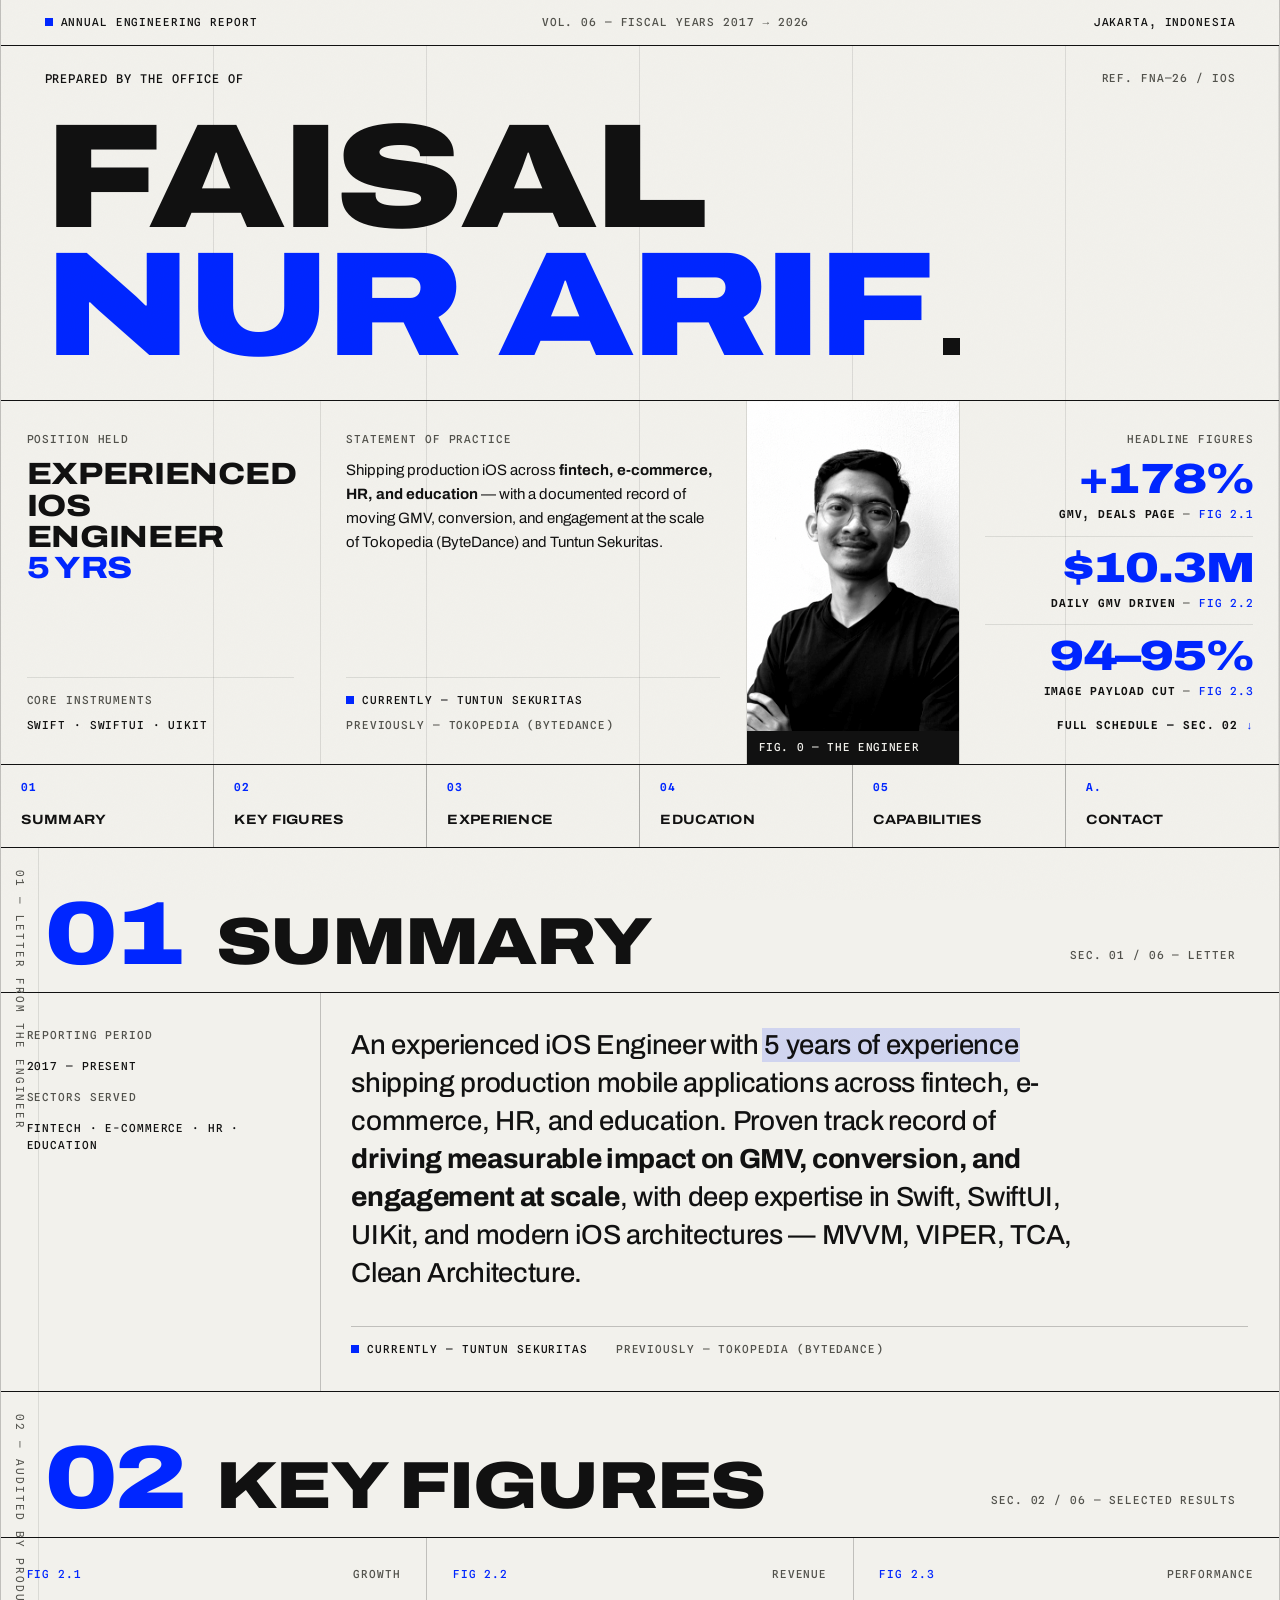
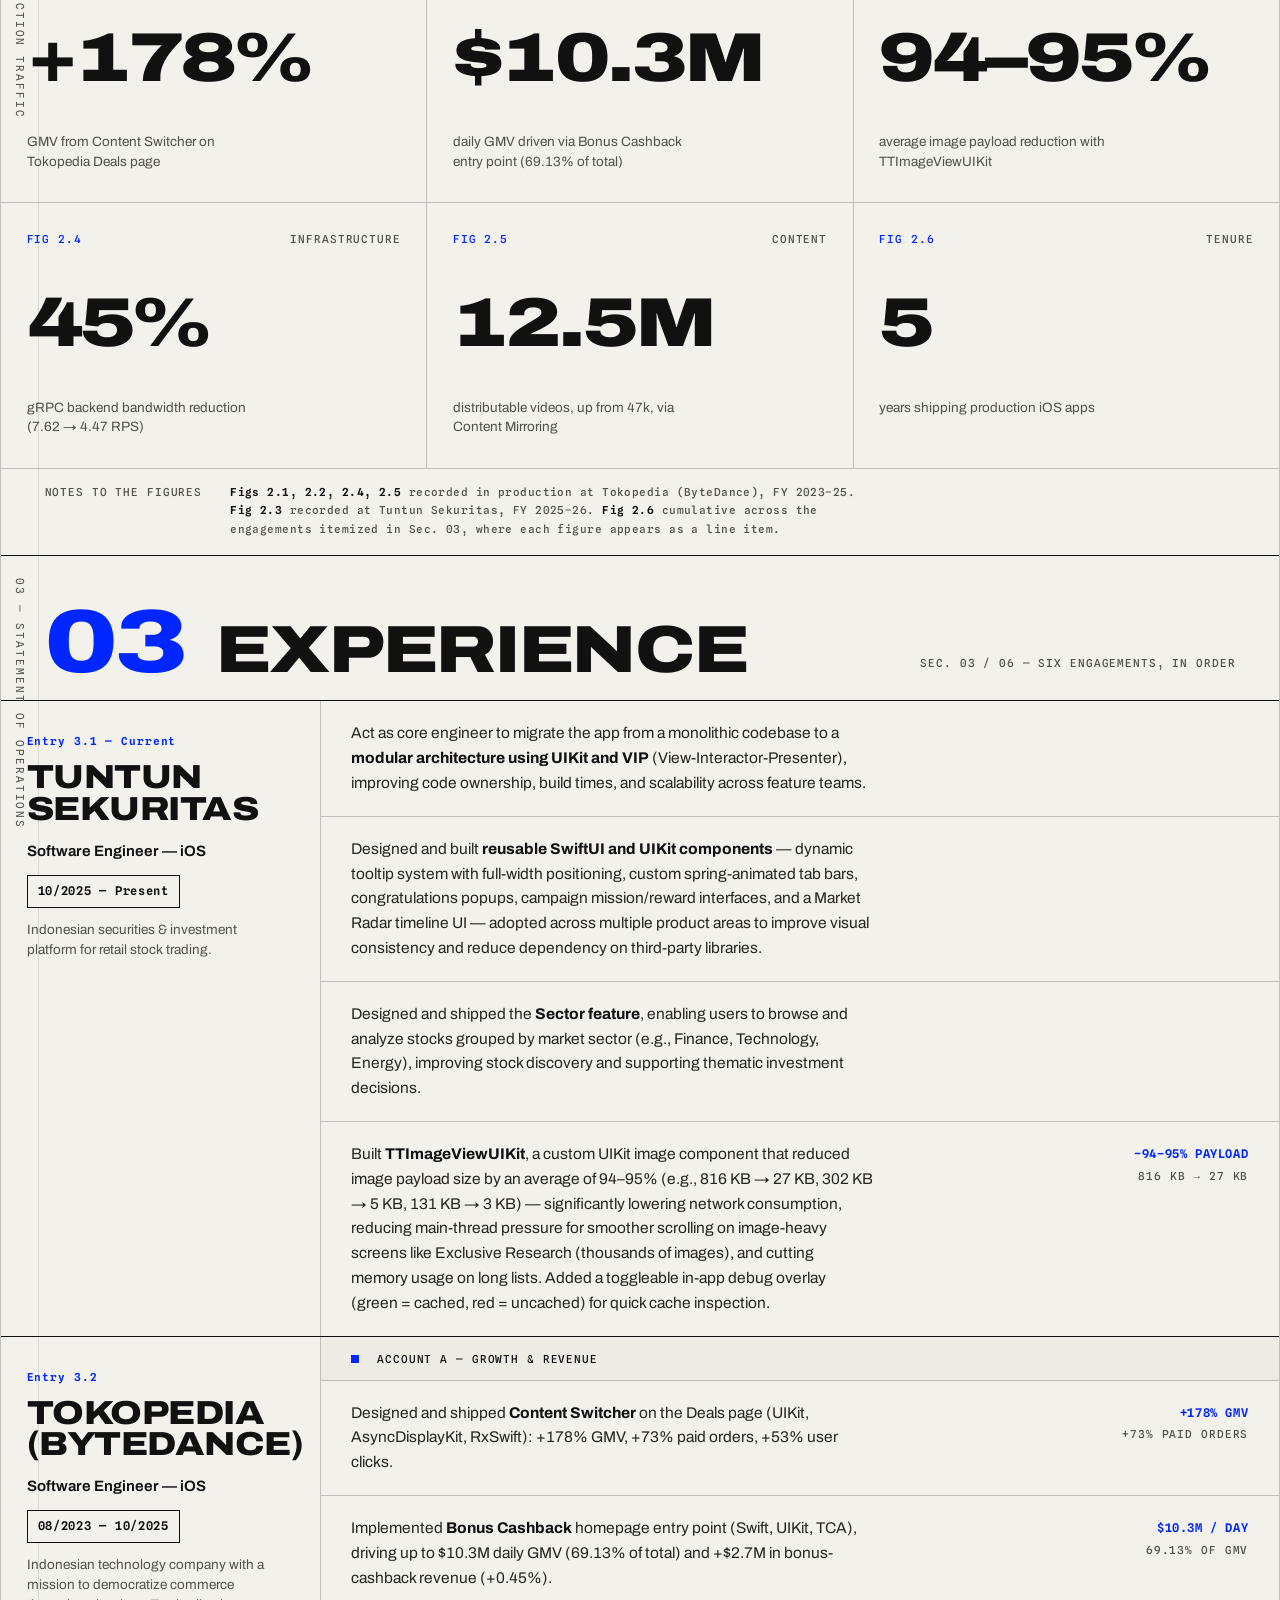
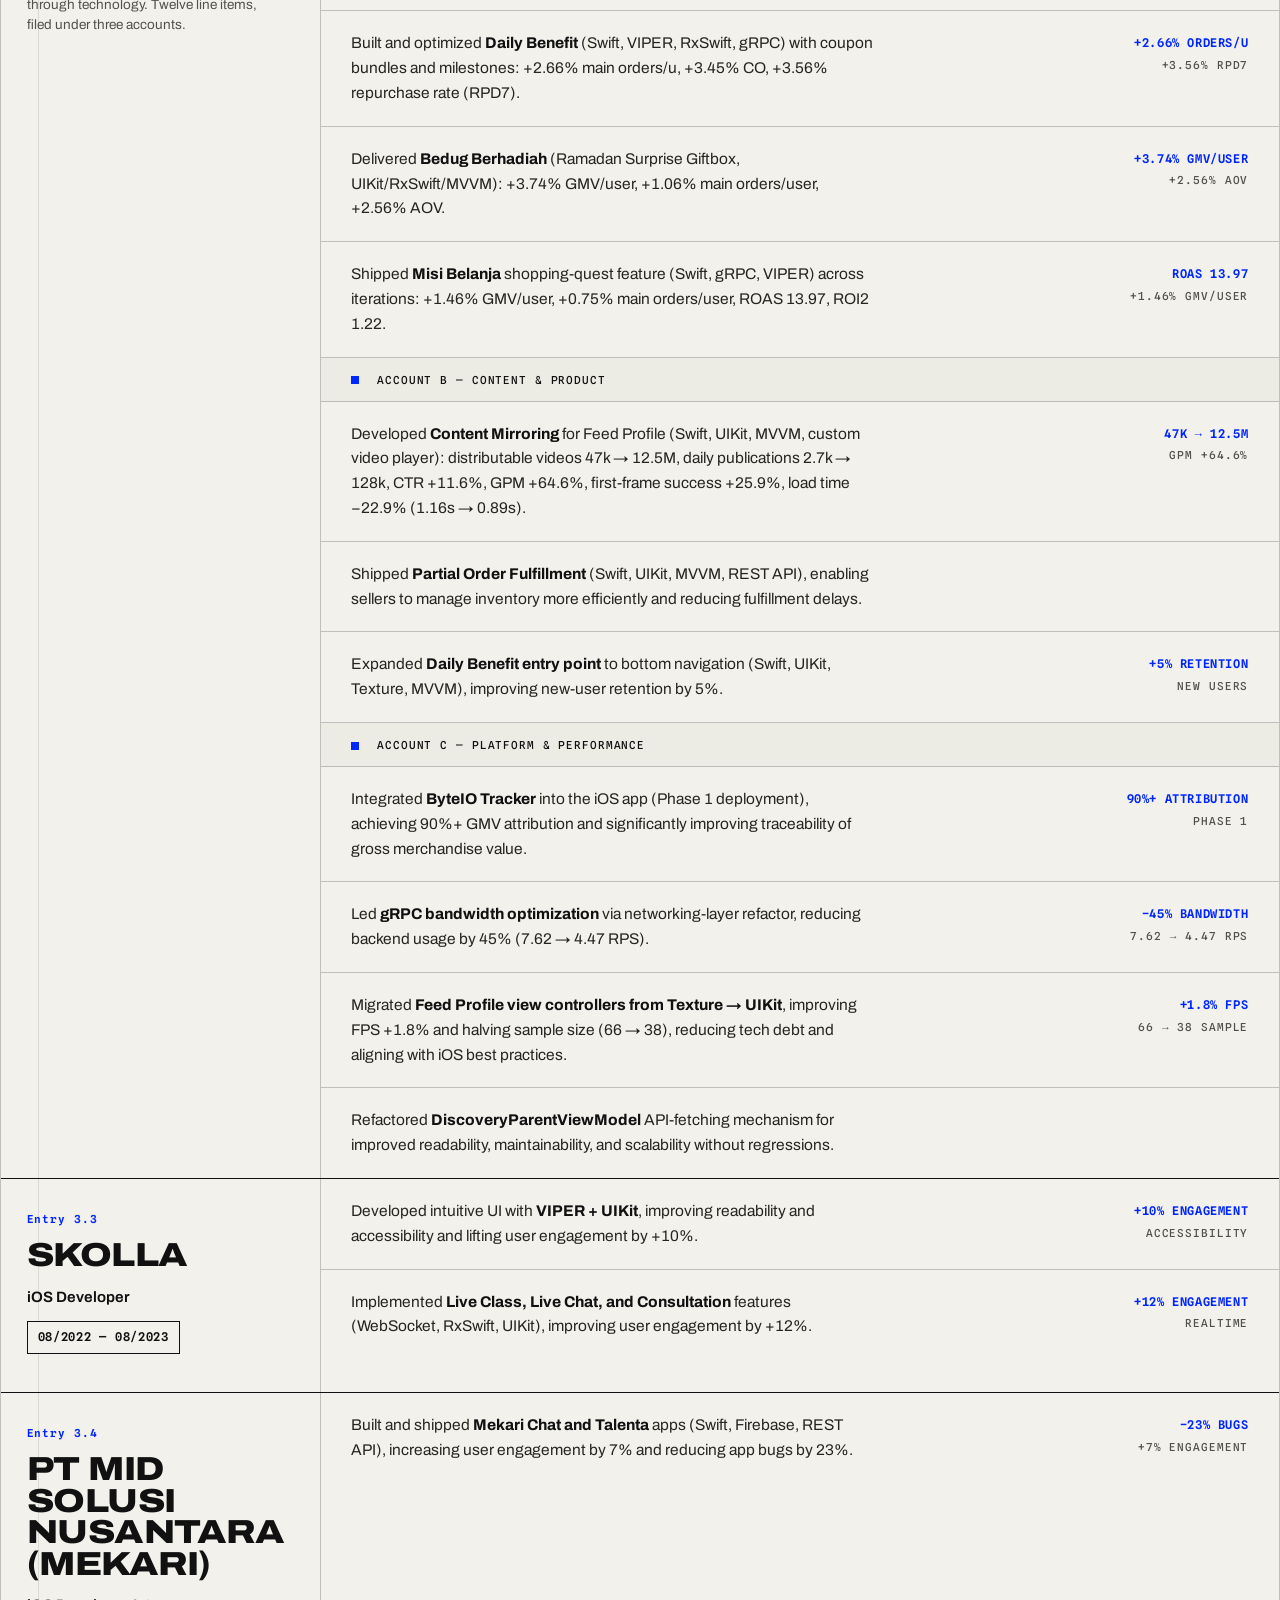
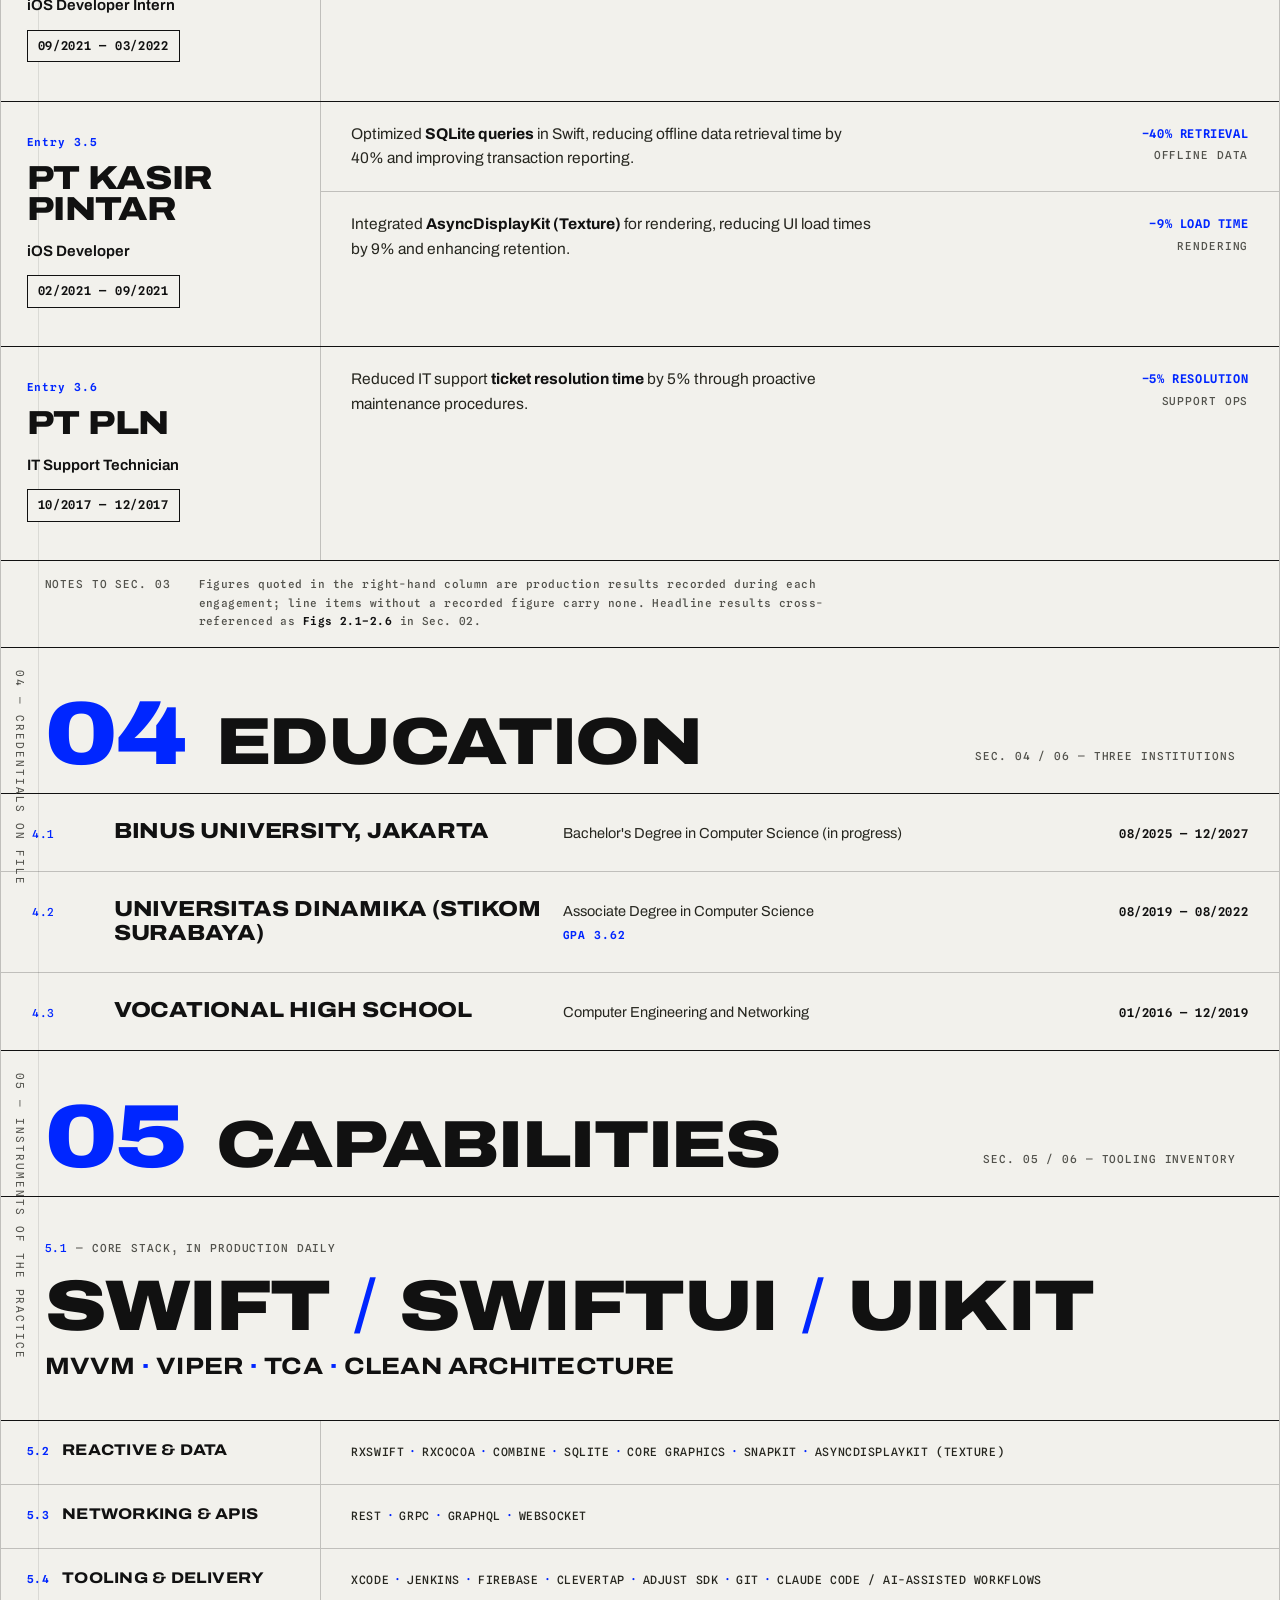
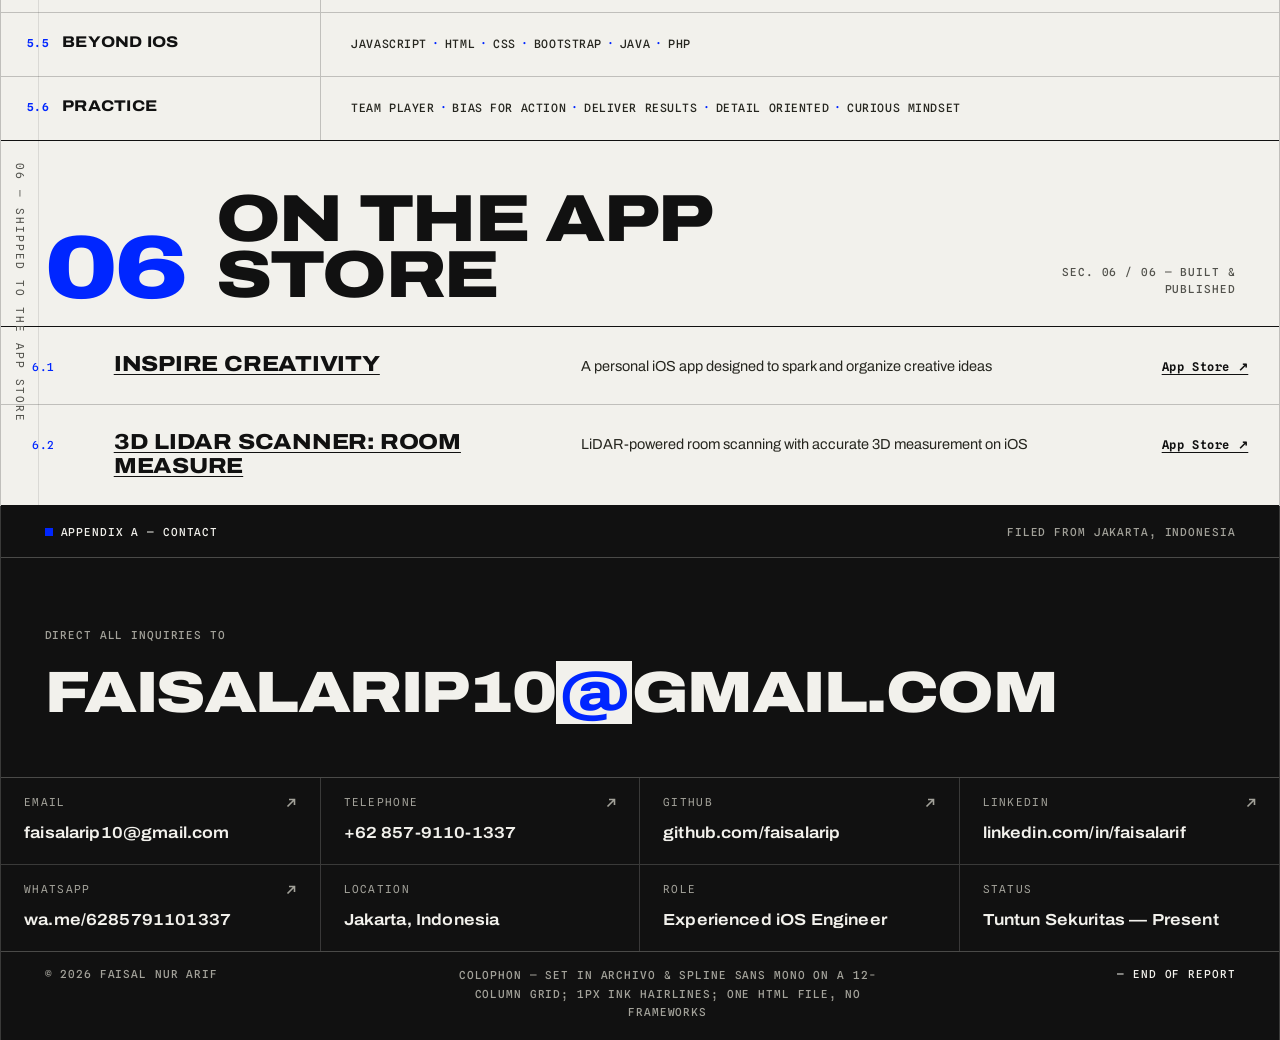
<file: index.html>
<!DOCTYPE html>
<html lang="en">
<head>
<meta charset="UTF-8">
<meta name="viewport" content="width=device-width, initial-scale=1.0">
<title>Faisal Nur Arif — iOS Engineer</title>
<meta name="description" content="Faisal Nur Arif — Experienced iOS Engineer in Jakarta. 5 years shipping production iOS across fintech and e-commerce: +178% GMV, $10.3M daily GMV.">
<link rel="canonical" href="https://faisalarip.github.io/">
<meta property="og:type" content="website">
<meta property="og:title" content="Faisal Nur Arif — iOS Engineer">
<meta property="og:description" content="Annual engineering report. 5 years of production iOS: +178% GMV, $10.3M daily GMV, 94–95% image payload reduction.">
<meta property="og:url" content="https://faisalarip.github.io/">
<meta property="og:image" content="https://faisalarip.github.io/images/og-card.jpg">
<meta property="og:image:width" content="1200">
<meta property="og:image:height" content="630">
<meta property="og:image:alt" content="Faisal Nur Arif — iOS Engineer. Annual engineering report cover with headline figures.">
<meta name="twitter:card" content="summary_large_image">
<meta name="twitter:image" content="https://faisalarip.github.io/images/og-card.jpg">
<meta name="twitter:title" content="Faisal Nur Arif — iOS Engineer">
<meta name="twitter:description" content="Annual engineering report. 5 years of production iOS: +178% GMV, $10.3M daily GMV, 94–95% image payload reduction.">
<link rel="icon" type="image/png" sizes="32x32" href="images/favicon-32.png">
<link rel="icon" type="image/svg+xml" href="data:image/svg+xml,%3Csvg xmlns='http://www.w3.org/2000/svg' viewBox='0 0 64 64'%3E%3Crect width='64' height='64' fill='%230026FF'/%3E%3Cpath d='M18 14h30v8H28v10h17v8H28v18h-10z' fill='%23F2F1EC'/%3E%3C/svg%3E">
<link rel="preconnect" href="https://fonts.googleapis.com">
<link rel="preconnect" href="https://fonts.gstatic.com" crossorigin>
<link href="https://fonts.googleapis.com/css2?family=Archivo:ital,wdth,wght@0,62..125,300..900&family=Spline+Sans+Mono:wght@400;500;600&display=swap" rel="stylesheet">
<style>
/* ================= TOKENS ================= */
:root{
  --paper:#F2F1EC;
  --paper-2:#ECEBE4;
  --ink:#111111;
  --ink-2:#52524C;
  --blue:#0026FF;
  --hair:rgba(17,17,17,.22);
  --hair-soft:rgba(17,17,17,.10);
  --frame-max:1408px;
  --pad:clamp(16px,3.4vw,48px);
  --ease:cubic-bezier(.65,0,.25,1);
  --t:220ms;
  --mono:"Spline Sans Mono",ui-monospace,SFMono-Regular,Menlo,monospace;
  --grot:"Archivo",Helvetica,Arial,sans-serif;
}
*{margin:0;padding:0;box-sizing:border-box}
html{scroll-behavior:smooth}
body{
  font-family:var(--grot);
  font-size:16px;line-height:1.55;
  color:var(--ink);
  background:
    linear-gradient(180deg,rgba(17,17,17,.025),rgba(17,17,17,0) 240px),
    var(--paper);
  -webkit-font-smoothing:antialiased;
  font-variant-numeric:tabular-nums;
  overflow-x:hidden;
}
/* film grain */
body::after{
  content:"";position:fixed;inset:0;z-index:99;pointer-events:none;
  background-image:url("data:image/svg+xml,%3Csvg xmlns='http://www.w3.org/2000/svg' width='180' height='180'%3E%3Cfilter id='n'%3E%3CfeTurbulence type='fractalNoise' baseFrequency='0.9' numOctaves='2' stitchTiles='stitch'/%3E%3C/filter%3E%3Crect width='180' height='180' filter='url(%23n)' opacity='0.5'/%3E%3C/svg%3E");
  opacity:.05;mix-blend-mode:multiply;
}
::selection{background:var(--blue);color:var(--paper)}
a{color:inherit;text-decoration-thickness:1px;text-underline-offset:3px}
:focus-visible{outline:2px solid var(--blue);outline-offset:3px}
img{display:block;max-width:100%}
ul{list-style:none}
.hero-grid>*,.xp-grid>*,.figs>*,.letter>*,.cap-row>*,.ft-grid>*{min-width:0}

/* ================= FRAME ================= */
.frame{
  max-width:var(--frame-max);margin:0 auto;
  border-left:1px solid var(--hair);border-right:1px solid var(--hair);
  background:var(--paper);
  position:relative;
}
.sec{border-bottom:1px solid var(--ink);position:relative}
.pad{padding-left:var(--pad);padding-right:var(--pad)}

/* mono micro-type */
.m{font-family:var(--mono);font-size:11px;letter-spacing:.08em;text-transform:uppercase;font-weight:500}
.m2{color:var(--ink-2)}
.sq{display:inline-block;width:8px;height:8px;background:var(--blue);margin-right:8px;flex:none}

/* vertical rail label */
.rail{
  position:absolute;top:0;bottom:0;left:0;width:38px;
  border-right:1px solid var(--hair-soft);
  display:flex;align-items:flex-start;justify-content:center;padding-top:22px;
}
.rail span{
  writing-mode:vertical-rl;font-family:var(--mono);font-size:11px;
  letter-spacing:.18em;text-transform:uppercase;color:var(--ink-2);white-space:nowrap;
}
@media(max-width:900px){.rail{display:none}}

/* ================= MASTHEAD ================= */
.mast{
  display:flex;justify-content:space-between;gap:16px;align-items:center;
  border-bottom:1px solid var(--ink);
  padding-top:14px;padding-bottom:14px;
}
.mast .mid{display:flex;align-items:center;gap:8px}
@media(max-width:700px){.mast .mid{display:none}}

/* ================= HERO ================= */
.hero{
  position:relative;
  background-image:linear-gradient(90deg,var(--hair-soft) 1px,transparent 1px);
  background-size:calc(100%/6) 100%;
  background-position:-1px 0;
}
.hero-top{
  display:flex;justify-content:space-between;gap:24px;
  padding-top:clamp(12px,2vw,24px);
}
.kicker{display:flex;align-items:center;gap:10px}
.kicker .m{font-size:12px}
.h1{
  font-weight:880;font-stretch:122%;
  font-size:clamp(44px,11.6vw,158px);
  line-height:.86;letter-spacing:-.025em;text-transform:uppercase;
  padding-top:clamp(12px,2vw,26px);
  padding-bottom:clamp(16px,2.4vw,34px);
}
.h1 .l{display:block}
.h1 .l2{color:var(--blue)}
.h1 .nw{white-space:nowrap}
.h1 .dot{display:inline-block;width:.115em;height:.115em;background:var(--ink);margin-left:.08em}
.hero-grid{
  display:grid;border-top:1px solid var(--ink);
  grid-template-columns:repeat(12,1fr);
}
@media(min-width:981px){.hero-grid>*{grid-row:1}}
.hero-cell{padding:clamp(18px,2.4vw,30px) clamp(16px,2vw,28px)}
.hc-role{grid-column:1/4;border-right:1px solid var(--hair);display:flex;flex-direction:column}
.hc-role .big{
  font-weight:800;font-stretch:118%;text-transform:uppercase;letter-spacing:-.01em;
  font-size:clamp(22px,2.4vw,33px);line-height:1.02;margin-top:10px;margin-bottom:22px;
}
.hc-role .big em{font-style:normal;color:var(--blue)}
.hc-stack{
  margin-top:auto;padding-top:14px;border-top:1px solid var(--hair-soft);
  display:flex;flex-direction:column;gap:8px;
}
.hc-sum{grid-column:4/8;border-right:1px solid var(--hair);display:flex;flex-direction:column}
.hc-sum p{max-width:46ch;font-size:clamp(15px,1.15vw,16.5px);line-height:1.6;margin-top:10px}
.hc-sum strong{font-weight:700}
.hc-sum p{margin-bottom:22px}
.hc-now{
  margin-top:auto;padding-top:14px;border-top:1px solid var(--hair-soft);
  display:flex;flex-direction:column;gap:8px;
}
.hc-kpi{grid-column:10/13;display:flex;flex-direction:column;text-align:right}
.hc-kpi .hk{margin-top:12px;padding-top:12px;border-top:1px solid var(--hair-soft)}
.hc-kpi .hk:first-of-type{border-top:none;padding-top:0;margin-top:12px}
.hk-v{display:block;font-weight:880;font-stretch:124%;letter-spacing:-.03em;line-height:.92;font-size:clamp(36px,3.3vw,47px);color:var(--blue);white-space:nowrap}
.hk-l{display:block;font-family:var(--mono);font-size:11px;font-weight:500;letter-spacing:.07em;text-transform:uppercase;color:var(--ink-2);margin-top:7px;line-height:1.6}
.hk-l b{font-weight:600;color:var(--ink)}
.hk-ref{color:var(--blue)}
.hk-more{
  margin-top:auto;padding-top:16px;
  font-family:var(--mono);font-size:11px;font-weight:600;letter-spacing:.08em;
  text-transform:uppercase;color:var(--ink);text-decoration:none;
}
.hk-more .ar{color:var(--blue)}
.hk-more:hover{color:var(--blue)}
.hc-photo{grid-column:8/10;border-right:1px solid var(--hair);padding:0;position:relative;background:var(--paper-2);overflow:hidden;min-height:300px}
.hc-photo img{
  position:absolute;left:50%;top:-32%;transform:translateX(-50%);
  height:175%;width:auto;max-width:none;
  filter:grayscale(1) contrast(1.12) brightness(1.02);
}
@media(max-width:980px){
  .hc-photo img{
    position:static;transform:none;width:100%;height:min(36vh,330px);
    object-fit:cover;object-position:50% 30%;
  }
}
.hc-photo figcaption{
  position:absolute;left:0;right:0;bottom:0;
  display:flex;justify-content:space-between;align-items:center;gap:10px;
  background:var(--ink);color:var(--paper);
  padding:8px 12px;
}
.hc-photo figcaption .m{font-size:11px;letter-spacing:.06em;white-space:nowrap}
@media(min-width:981px){.hc-photo figcaption .fc2{display:none}}
@media(max-width:980px){
  .hc-role{grid-column:1/7;border-right:1px solid var(--hair)}
  .hc-sum{grid-column:7/13;border-right:none}
  .hc-kpi{grid-column:1/13;border-top:1px solid var(--ink);display:block;text-align:left}
  .hc-kpi .hk,.hc-kpi .hk:first-of-type{
    display:flex;justify-content:space-between;align-items:baseline;gap:14px;
    border-top:1px solid var(--hair-soft);margin-top:10px;padding-top:10px;
  }
  .hk-v{font-size:clamp(27px,4.4vw,36px)}
  .hk-l{margin-top:0;text-align:right}
  .hk-more{display:inline-block;margin-top:16px;padding-top:0}
  .hc-photo{grid-column:1/13;border-right:none;border-top:1px solid var(--ink);min-height:0}
}
@media(max-width:640px){
  .hc-role{grid-column:1/13;border-right:none;border-bottom:1px solid var(--hair)}
  .hc-sum{grid-column:1/13}
  .hk-v{font-size:clamp(25px,7vw,31px)}
}
/* contents strip */
.toc{
  display:grid;grid-template-columns:repeat(6,1fr);
  border-top:1px solid var(--ink);
}
.toc a{
  text-decoration:none;display:flex;flex-direction:column;gap:14px;
  padding:14px clamp(12px,1.6vw,22px) 16px;
  border-right:1px solid var(--hair);
  transition:background var(--t) var(--ease),color var(--t) var(--ease);
}
.toc a:last-child{border-right:none}
.toc a:hover{background:var(--ink);color:var(--paper)}
.toc a:hover .toc-n{color:var(--paper)}
.toc-n{font-family:var(--mono);font-size:11px;font-weight:600;color:var(--blue);letter-spacing:.08em}
.toc-t{font-weight:700;font-stretch:114%;text-transform:uppercase;font-size:clamp(11px,1.05vw,14px);letter-spacing:.02em}
@media(max-width:760px){
  .toc{grid-template-columns:repeat(3,1fr)}
  .toc a{border-bottom:1px solid var(--hair)}
  .toc a:nth-child(3n){border-right:none}
  .toc a:nth-child(n+4){border-bottom:none}
}

/* ================= SECTION HEADER ================= */
.shead{
  display:flex;align-items:flex-end;justify-content:space-between;gap:18px;
  border-bottom:1px solid var(--ink);
  padding-top:clamp(26px,4vw,54px);padding-bottom:clamp(14px,1.8vw,22px);
}
.shead .num{
  font-weight:880;font-stretch:125%;
  font-size:clamp(44px,7vw,104px);line-height:.8;letter-spacing:-.02em;
  color:var(--blue);
}
.shead .wrap{display:flex;align-items:flex-end;gap:clamp(14px,2.4vw,34px)}
.shead h2{
  font-weight:850;font-stretch:120%;text-transform:uppercase;
  font-size:clamp(30px,5.2vw,76px);line-height:.84;letter-spacing:-.02em;
}
.shead .tag{padding-bottom:6px;text-align:right}
@media(max-width:640px){.shead .tag{display:none}}

/* ================= 01 SUMMARY ================= */
.letter{display:grid;grid-template-columns:repeat(12,1fr)}
.letter-aside{
  grid-column:1/4;border-right:1px solid var(--hair);
  padding:clamp(20px,2.6vw,34px) clamp(16px,2vw,28px);
  display:flex;flex-direction:column;gap:14px;
}
.letter-body{grid-column:4/13;padding:clamp(20px,2.6vw,34px) clamp(16px,2.4vw,40px)}
.letter-body p{
  font-size:clamp(19px,2.15vw,30px);line-height:1.38;font-weight:480;
  letter-spacing:-.012em;max-width:46ch;
}
.letter-body p .hl{
  background:linear-gradient(0deg,rgba(0,38,255,.14),rgba(0,38,255,.14));
  box-shadow:0 0 0 2px rgba(0,38,255,.14);
}
.letter-body p strong{font-weight:740}
.letter-foot{
  margin-top:clamp(20px,2.6vw,34px);padding-top:14px;border-top:1px solid var(--hair);
  display:flex;gap:28px;flex-wrap:wrap;
}
@media(max-width:760px){
  .letter-aside{grid-column:1/13;border-right:none;border-bottom:1px solid var(--hair);flex-direction:row;flex-wrap:wrap;gap:18px}
  .letter-body{grid-column:1/13}
}

/* ================= 02 KEY FIGURES ================= */
.figs{
  display:grid;grid-template-columns:repeat(3,1fr);
  gap:1px;background:var(--hair);
}
.fig{
  background:var(--paper);padding:clamp(18px,2.2vw,30px) clamp(16px,2vw,28px) clamp(20px,2.4vw,32px);
  display:flex;flex-direction:column;gap:clamp(22px,3.4vw,56px);
  transition:background 160ms var(--ease),color 160ms var(--ease);
  cursor:default;
}
.fig .top{display:flex;justify-content:space-between;align-items:center}
.fig .v{
  font-weight:880;font-stretch:124%;letter-spacing:-.03em;line-height:.9;
  font-size:clamp(46px,5.4vw,84px);white-space:nowrap;
}
.fig .lb{font-size:13.5px;line-height:1.45;color:var(--ink-2);max-width:30ch}
.fig .idx{color:var(--blue)}
.fig:hover{background:var(--blue);color:var(--paper)}
.fig:hover .lb,.fig:hover .idx{color:var(--paper)}
.fig-notes{
  border-top:1px solid var(--hair);
  display:flex;gap:10px 28px;flex-wrap:wrap;align-items:baseline;
  padding-top:14px;padding-bottom:16px;
}
.fig-notes p{
  font-family:var(--mono);font-size:11px;font-weight:500;letter-spacing:.04em;
  color:var(--ink-2);max-width:92ch;line-height:1.7;
}
.fig-notes p b{font-weight:600;color:var(--ink)}
@media(max-width:980px){.figs{grid-template-columns:repeat(2,1fr)}}
@media(max-width:560px){
  .figs{grid-template-columns:1fr}
  .fig{gap:14px}
  .fig .v{font-size:clamp(52px,15vw,72px)}
}

/* ================= 03 EXPERIENCE ================= */
.xp{border-bottom:1px solid var(--ink)}
.xp:last-of-type{border-bottom:none}
.xp-grid{display:grid;grid-template-columns:repeat(12,1fr)}
.xp-aside{
  grid-column:1/4;border-right:1px solid var(--hair);
  padding:clamp(20px,2.6vw,32px) clamp(16px,2vw,28px) clamp(24px,3vw,40px);
}
.xp-aside .inner{position:sticky;top:18px;display:flex;flex-direction:column;gap:12px}
.xp-idx{font-family:var(--mono);font-size:11px;font-weight:600;color:var(--blue);letter-spacing:.08em}
.xp h3{
  font-weight:830;font-stretch:118%;text-transform:uppercase;
  font-size:clamp(24px,2.6vw,38px);line-height:.95;letter-spacing:-.015em;
}
.xp-role{font-weight:640;font-size:15px;margin-top:2px}
.xp-blurb{font-size:13.5px;line-height:1.5;color:var(--ink-2);max-width:30ch}
.xp-period{
  font-family:var(--mono);font-size:12px;font-weight:600;letter-spacing:.06em;
  border:1px solid var(--ink);padding:6px 10px;align-self:flex-start;
  background:var(--paper);
}
.xp-body{grid-column:4/13}
.gline{
  display:flex;align-items:center;gap:10px;
  padding:14px clamp(16px,2.4vw,32px) 12px;
  border-bottom:1px solid var(--hair);
  background:var(--paper-2);
}
.xp-body .row{
  display:grid;grid-template-columns:minmax(0,58ch) minmax(150px,1fr);
  gap:18px;align-items:start;
  padding:clamp(14px,1.8vw,20px) clamp(16px,2.4vw,32px);
  border-bottom:1px solid var(--hair);
  position:relative;
}
.xp-body .row:last-child{border-bottom:none}
.xp-body .row::before{
  content:"";position:absolute;left:0;top:0;bottom:0;width:0;background:var(--blue);
  transition:width 160ms var(--ease);
}
.xp-body .row:hover::before{width:4px}
.row p{font-size:15.5px;line-height:1.6;color:#26261F}
.row p strong{font-weight:720;color:var(--ink)}
.row .metric{
  font-family:var(--mono);font-size:12px;font-weight:600;letter-spacing:.05em;
  color:var(--blue);text-align:right;text-transform:uppercase;
  padding-top:3px;white-space:nowrap;
}
.row .metric:empty{display:none}
.row .metric small{display:block;font-size:11px;color:var(--ink-2);font-weight:500;margin-top:4px;letter-spacing:.08em}
@media(max-width:980px){
  .xp-aside{grid-column:1/13;border-right:none;border-bottom:1px solid var(--hair)}
  .xp-aside .inner{position:static;display:grid;grid-template-columns:1fr auto;gap:6px 18px;align-items:start}
  .xp-aside .inner .xp-idx{grid-column:1/3}
  .xp-aside .inner .xp-period{grid-column:2;grid-row:2;justify-self:end}
  .xp-aside .inner h3{grid-column:1;grid-row:2}
  .xp-aside .inner .xp-role{grid-column:1/3}
  .xp-aside .inner .xp-blurb{grid-column:1/3;max-width:60ch}
  .xp-body{grid-column:1/13}
}
@media(max-width:640px){
  .xp-body .row{grid-template-columns:1fr;gap:8px}
  .row .metric{text-align:left;order:-1;padding-top:0;white-space:normal}
  .row .metric small{display:inline;margin-left:8px}
}
@media(max-width:480px){
  .row p{font-size:16px}
}

/* ================= 04 EDUCATION ================= */
.edu .row{
  display:grid;grid-template-columns:64px minmax(0,4fr) minmax(0,5fr) auto;
  gap:18px;align-items:baseline;
  padding:clamp(18px,2.2vw,26px) clamp(16px,2.4vw,32px);
  border-bottom:1px solid var(--hair);
}
.edu .row:last-child{border-bottom:none}
.edu h3{font-weight:800;font-stretch:114%;font-size:clamp(17px,1.7vw,23px);text-transform:uppercase;letter-spacing:-.01em;line-height:1.1}
.edu .deg{font-size:14.5px;color:#26261F}
.edu .deg span{display:block;font-family:var(--mono);font-size:11px;color:var(--blue);letter-spacing:.08em;text-transform:uppercase;margin-top:4px;font-weight:600}
.edu .per{font-family:var(--mono);font-size:12px;font-weight:600;letter-spacing:.05em;white-space:nowrap}
@media(max-width:760px){
  .edu .row{grid-template-columns:48px 1fr;gap:6px 14px}
  .edu h3{grid-column:2}
  .edu .deg{grid-column:2}
  .edu .per{grid-column:2}
}

/* ================= 05 CAPABILITIES ================= */
.cap-core{
  border-bottom:1px solid var(--ink);
  padding-top:clamp(22px,3vw,42px);padding-bottom:clamp(22px,3vw,42px);
}
.cap-big{
  font-weight:870;font-stretch:122%;text-transform:uppercase;letter-spacing:-.022em;
  font-size:clamp(33px,5.6vw,80px);line-height:.92;margin-top:14px;
}
.cap-big .d{color:var(--blue);font-weight:480;padding:0 .04em}
.cap-mid{
  font-weight:740;font-stretch:116%;text-transform:uppercase;letter-spacing:.005em;
  font-size:clamp(15px,1.85vw,26px);line-height:1.25;margin-top:12px;color:var(--ink);
}
.cap-mid .d{color:var(--blue)}
.cap-row{
  display:grid;grid-template-columns:minmax(0,3fr) minmax(0,9fr);
  border-bottom:1px solid var(--hair);
}
.cap-row:last-child{border-bottom:none}
.cap-row .cl{
  padding:clamp(14px,1.8vw,20px) clamp(16px,2vw,28px);
  border-right:1px solid var(--hair);
  display:flex;gap:12px;align-items:baseline;
}
.cap-row .cl h3{font-weight:760;font-stretch:114%;font-size:clamp(13px,1.25vw,15.5px);text-transform:uppercase;letter-spacing:.015em;line-height:1.2}
.cap-row .ci{font-family:var(--mono);font-size:11px;font-weight:600;color:var(--blue);letter-spacing:.08em}
.cap-row .cv{
  padding:clamp(14px,1.8vw,20px) clamp(16px,2.4vw,32px);
  font-family:var(--mono);font-size:11.5px;font-weight:500;letter-spacing:.05em;
  text-transform:uppercase;line-height:2;color:#26261F;
}
.cap-row .cv .d{color:var(--blue);padding:0 .45em}
@media(max-width:760px){
  .cap-row{grid-template-columns:1fr}
  .cap-row .cl{border-right:none;padding-bottom:0}
  .cap-row .cv{padding-top:8px}
}

/* ================= FOOTER / CONTACT ================= */
footer{background:var(--ink);color:var(--paper);position:relative;overflow:hidden}
footer .frame{background:var(--ink);border-color:rgba(242,241,236,.18)}
.ft-top{
  display:flex;justify-content:space-between;align-items:center;gap:16px;
  padding-top:18px;padding-bottom:16px;
  border-bottom:1px solid rgba(242,241,236,.25);
}
.ft-top .m2{color:#A3A29A}
.ft-cta{padding-top:clamp(34px,5vw,72px);padding-bottom:clamp(30px,4.4vw,64px)}
.ft-cta .m2{color:#A3A29A}
.ft-mail{
  display:block;text-decoration:none;
  font-weight:870;font-stretch:120%;text-transform:uppercase;letter-spacing:-.025em;
  font-size:clamp(23px,4.55vw,64px);line-height:.96;
  margin-top:18px;overflow-wrap:break-word;
}
.ft-mail .at{color:var(--blue);background:var(--paper);padding:0 .06em}
.ft-mail:hover .u{text-decoration:underline;text-decoration-thickness:.045em;text-underline-offset:.08em;text-decoration-color:var(--blue)}
.ft-grid{
  display:grid;grid-template-columns:repeat(4,1fr);
  border-top:1px solid rgba(242,241,236,.25);
}
.ft-grid a,.ft-grid .cell{
  text-decoration:none;padding:16px clamp(14px,1.8vw,24px) 18px;
  border-right:1px solid rgba(242,241,236,.18);
  border-bottom:1px solid rgba(242,241,236,.18);
  display:flex;flex-direction:column;gap:10px;
  transition:background 160ms var(--ease),color 160ms var(--ease);
}
@media(min-width:861px){
  .ft-grid>*:nth-child(4n){border-right:none}
  .ft-grid>*:nth-child(n+5){border-bottom:none}
}
.ft-grid .k{font-family:var(--mono);font-size:11px;letter-spacing:.12em;text-transform:uppercase;color:#A3A29A;display:flex;align-items:center;justify-content:space-between}
.ft-grid .v{font-weight:640;font-stretch:112%;font-size:clamp(13.5px,1.25vw,16.5px);letter-spacing:.01em;overflow-wrap:anywhere}
.ft-grid a:hover{background:var(--blue);color:#fff}
.ft-grid a:hover .k{color:rgba(255,255,255,.75)}
.ft-bottom{
  display:flex;justify-content:space-between;gap:14px;flex-wrap:wrap;
  border-top:1px solid rgba(242,241,236,.25);
  padding-top:14px;padding-bottom:18px;
}
.ft-bottom .m{color:#A3A29A}
.ft-bottom .colo{max-width:66ch;line-height:1.7;text-align:center}
.ft-bottom .end{color:var(--paper)}
@media(max-width:860px){.ft-bottom .colo{text-align:left;order:3}}
@media(max-width:860px){
  .ft-grid{grid-template-columns:repeat(2,1fr)}
  .ft-grid>*:nth-child(2n){border-right:none}
  .ft-grid>*:nth-child(n+7){border-bottom:none}
}
.arr{width:10px;height:10px;flex:none}
.arr path{stroke:currentColor;stroke-width:1.6;fill:none}

/* ================= MOTION ================= */
.boot{clip-path:inset(0 0 100% 0);animation:wipe 420ms var(--ease) forwards;animation-delay:calc(var(--d,0)*1ms)}
@keyframes wipe{to{clip-path:inset(0 0 -8% 0)}}
.rv{opacity:0;transform:translateY(12px);transition:opacity 240ms var(--ease),transform 240ms var(--ease);transition-delay:calc(var(--d,0)*1ms)}
.rv.in{opacity:1;transform:none}
.rvw .w{display:inline-block;clip-path:inset(0 100% 0 0);transition:clip-path 300ms var(--ease);transition-delay:calc(var(--d,0)*1ms)}
.rvw.in .w{clip-path:inset(0 0 0 0)}
@media(prefers-reduced-motion:reduce){
  html{scroll-behavior:auto}
  *,*::before,*::after{animation:none!important;transition:none!important}
  .boot{clip-path:none;animation:none}
  .rv,.rvw{opacity:1;transform:none;clip-path:none}
  .rvw .w{clip-path:none}
}

/* ================= PRINT ================= */
@media print{
  body::after{display:none}
  .boot{clip-path:none;animation:none}
  .rv,.rvw{opacity:1;transform:none}
  .rvw .w{clip-path:none}
  .hc-photo{break-inside:avoid;min-height:0}
  .hc-photo img{
    position:static;transform:none;width:100%;height:340px;max-width:100%;
    object-fit:contain;object-position:50% 50%;background:var(--paper-2);
  }
}
</style>
<noscript><style>.rv,.rvw{opacity:1;transform:none}.rvw .w{clip-path:none}</style></noscript>
</head>
<body>

<div class="frame">

  <!-- ============ MASTHEAD ============ -->
  <div class="mast pad">
    <span class="m boot" style="--d:0"><span class="sq" aria-hidden="true"></span>Annual Engineering Report</span>
    <span class="m m2 mid boot" style="--d:60">Vol. 06 — Fiscal Years 2017 → 2026</span>
    <span class="m boot" style="--d:120">Jakarta, Indonesia</span>
  </div>

  <!-- ============ HERO ============ -->
  <header class="hero sec">
    <div class="hero-top pad">
      <span class="kicker boot" style="--d:160"><span class="m">Prepared by the office of</span></span>
      <span class="m m2 boot" style="--d:200">Ref. FNA—26 / iOS</span>
    </div>
    <h1 class="h1 pad">
      <span class="l boot" style="--d:240">Faisal</span>
      <span class="l l2 boot" style="--d:340">Nur <span class="nw">Arif<span class="dot" aria-hidden="true"></span></span></span>
    </h1>
    <div class="hero-grid">
      <div class="hero-cell hc-role boot" style="--d:430">
        <span class="m m2">Position held</span>
        <p class="big">Experienced<br>iOS Engineer<br><em>5 yrs</em></p>
        <div class="hc-stack">
          <span class="m m2">Core instruments</span>
          <span class="m">Swift · SwiftUI · UIKit</span>
        </div>
      </div>
      <div class="hero-cell hc-sum boot" style="--d:490">
        <span class="m m2">Statement of practice</span>
        <p>Shipping production iOS across <strong>fintech, e-commerce, HR, and education</strong> — with a documented record of moving GMV, conversion, and engagement at the scale of Tokopedia (ByteDance) and Tuntun Sekuritas.</p>
        <div class="hc-now">
          <span class="m"><span class="sq" aria-hidden="true"></span>Currently — Tuntun Sekuritas</span>
          <span class="m m2">Previously — Tokopedia (ByteDance)</span>
        </div>
      </div>
      <div class="hero-cell hc-kpi boot" style="--d:540">
        <span class="m m2">Headline figures</span>
        <div class="hk">
          <span class="hk-v">+178%</span>
          <span class="hk-l"><b>GMV, Deals page</b> — <span class="hk-ref">Fig 2.1</span></span>
        </div>
        <div class="hk">
          <span class="hk-v">$10.3M</span>
          <span class="hk-l"><b>Daily GMV driven</b> — <span class="hk-ref">Fig 2.2</span></span>
        </div>
        <div class="hk">
          <span class="hk-v">94–95%</span>
          <span class="hk-l"><b>Image payload cut</b> — <span class="hk-ref">Fig 2.3</span></span>
        </div>
        <a class="hk-more" href="#figures">Full schedule — Sec. 02 <span class="ar" aria-hidden="true">↓</span></a>
      </div>
      <figure class="hero-cell hc-photo boot" style="--d:580">
        <img src="images/photo_profile_800.jpg" alt="Black and white portrait of Faisal Nur Arif, arms crossed" width="800" height="1422">
        <figcaption><span class="m">Fig. 0 — The Engineer</span><span class="m fc2">B/W, Jakarta</span></figcaption>
      </figure>
    </div>
    <nav class="toc boot" style="--d:640" aria-label="Report contents">
      <a href="#summary"><span class="toc-n">01</span><span class="toc-t">Summary</span></a>
      <a href="#figures"><span class="toc-n">02</span><span class="toc-t">Key Figures</span></a>
      <a href="#experience"><span class="toc-n">03</span><span class="toc-t">Experience</span></a>
      <a href="#education"><span class="toc-n">04</span><span class="toc-t">Education</span></a>
      <a href="#capabilities"><span class="toc-n">05</span><span class="toc-t">Capabilities</span></a>
      <a href="#contact"><span class="toc-n">A.</span><span class="toc-t">Contact</span></a>
    </nav>
  </header>

  <main>

  <!-- ============ 01 SUMMARY ============ -->
  <section class="sec" id="summary" aria-label="Summary">
    <div class="rail"><span>01 — Letter from the Engineer</span></div>
    <div class="shead pad">
      <div class="wrap">
        <span class="num rvw"><span class="w">01</span></span>
        <h2 class="rv" style="--d:80">Summary</h2>
      </div>
      <span class="m m2 tag rv" style="--d:140">Sec. 01 / 06 — Letter</span>
    </div>
    <div class="letter">
      <div class="letter-aside">
        <span class="m m2 rv">Reporting period</span>
        <span class="m rv" style="--d:60">2017 — Present</span>
        <span class="m m2 rv" style="--d:120">Sectors served</span>
        <span class="m rv" style="--d:180">Fintech · E-commerce · HR · Education</span>
      </div>
      <div class="letter-body">
        <p class="rv" style="--d:120">An experienced iOS Engineer with <span class="hl">5 years of experience</span> shipping production mobile applications across fintech, e-commerce, HR, and education. Proven track record of <strong>driving measurable impact on GMV, conversion, and engagement at scale</strong>, with deep expertise in Swift, SwiftUI, UIKit, and modern iOS architectures — MVVM, VIPER, TCA, Clean Architecture.</p>
        <div class="letter-foot rv" style="--d:200">
          <span class="m"><span class="sq" aria-hidden="true"></span>Currently — Tuntun Sekuritas</span>
          <span class="m m2">Previously — Tokopedia (ByteDance)</span>
        </div>
      </div>
    </div>
  </section>

  <!-- ============ 02 KEY FIGURES ============ -->
  <section class="sec" id="figures" aria-label="Key figures">
    <div class="rail"><span>02 — Audited by production traffic</span></div>
    <div class="shead pad">
      <div class="wrap">
        <span class="num rvw"><span class="w">02</span></span>
        <h2 class="rv" style="--d:80">Key Figures</h2>
      </div>
      <span class="m m2 tag rv" style="--d:140">Sec. 02 / 06 — Selected results</span>
    </div>
    <div class="figs">
      <div class="fig rv" style="--d:0">
        <div class="top"><span class="m idx">Fig 2.1</span><span class="m m2">Growth</span></div>
        <div class="v">+178%</div>
        <p class="lb">GMV from Content Switcher on Tokopedia Deals page</p>
      </div>
      <div class="fig rv" style="--d:60">
        <div class="top"><span class="m idx">Fig 2.2</span><span class="m m2">Revenue</span></div>
        <div class="v">$10.3M</div>
        <p class="lb">daily GMV driven via Bonus Cashback entry point (69.13% of total)</p>
      </div>
      <div class="fig rv" style="--d:120">
        <div class="top"><span class="m idx">Fig 2.3</span><span class="m m2">Performance</span></div>
        <div class="v">94–95%</div>
        <p class="lb">average image payload reduction with TTImageViewUIKit</p>
      </div>
      <div class="fig rv" style="--d:0">
        <div class="top"><span class="m idx">Fig 2.4</span><span class="m m2">Infrastructure</span></div>
        <div class="v">45%</div>
        <p class="lb">gRPC backend bandwidth reduction (7.62 → 4.47 RPS)</p>
      </div>
      <div class="fig rv" style="--d:60">
        <div class="top"><span class="m idx">Fig 2.5</span><span class="m m2">Content</span></div>
        <div class="v">12.5M</div>
        <p class="lb">distributable videos, up from 47k, via Content Mirroring</p>
      </div>
      <div class="fig rv" style="--d:120">
        <div class="top"><span class="m idx">Fig 2.6</span><span class="m m2">Tenure</span></div>
        <div class="v">5</div>
        <p class="lb">years shipping production iOS apps</p>
      </div>
    </div>
    <div class="fig-notes pad rv">
      <span class="m m2">Notes to the figures</span>
      <p><b>Figs 2.1, 2.2, 2.4, 2.5</b> recorded in production at Tokopedia (ByteDance), FY 2023–25. <b>Fig 2.3</b> recorded at Tuntun Sekuritas, FY 2025–26. <b>Fig 2.6</b> cumulative across the engagements itemized in Sec. 03, where each figure appears as a line item.</p>
    </div>
  </section>

  <!-- ============ 03 EXPERIENCE ============ -->
  <section class="sec" id="experience" aria-label="Experience">
    <div class="rail"><span>03 — Statement of operations</span></div>
    <div class="shead pad">
      <div class="wrap">
        <span class="num rvw"><span class="w">03</span></span>
        <h2 class="rv" style="--d:80">Experience</h2>
      </div>
      <span class="m m2 tag rv" style="--d:140">Sec. 03 / 06 — Six engagements, in order</span>
    </div>

    <!-- 3.1 Tuntun -->
    <article class="xp">
      <div class="xp-grid">
        <div class="xp-aside">
          <div class="inner">
            <span class="xp-idx rv">Entry 3.1 — Current</span>
            <h3 class="rv" style="--d:40">Tuntun Sekuritas</h3>
            <p class="xp-role rv" style="--d:80">Software Engineer — iOS</p>
            <span class="xp-period rv" style="--d:120">10/2025 — Present</span>
            <p class="xp-blurb rv" style="--d:160">Indonesian securities &amp; investment platform for retail stock trading.</p>
          </div>
        </div>
        <div class="xp-body">
          <div class="row rv">
            <p>Act as core engineer to migrate the app from a monolithic codebase to a <strong>modular architecture using UIKit and VIP</strong> (View-Interactor-Presenter), improving code ownership, build times, and scalability across feature teams.</p>
            <span class="metric"></span>
          </div>
          <div class="row rv" style="--d:50">
            <p>Designed and built <strong>reusable SwiftUI and UIKit components</strong> — dynamic tooltip system with full-width positioning, custom spring-animated tab bars, congratulations popups, campaign mission/reward interfaces, and a Market Radar timeline UI — adopted across multiple product areas to improve visual consistency and reduce dependency on third-party libraries.</p>
            <span class="metric"></span>
          </div>
          <div class="row rv" style="--d:100">
            <p>Designed and shipped the <strong>Sector feature</strong>, enabling users to browse and analyze stocks grouped by market sector (e.g., Finance, Technology, Energy), improving stock discovery and supporting thematic investment decisions.</p>
            <span class="metric"></span>
          </div>
          <div class="row rv" style="--d:150">
            <p>Built <strong>TTImageViewUIKit</strong>, a custom UIKit image component that reduced image payload size by an average of 94–95% (e.g., 816 KB → 27 KB, 302 KB → 5 KB, 131 KB → 3 KB) — significantly lowering network consumption, reducing main-thread pressure for smoother scrolling on image-heavy screens like Exclusive Research (thousands of images), and cutting memory usage on long lists. Added a toggleable in-app debug overlay (green = cached, red = uncached) for quick cache inspection.</p>
            <span class="metric">−94–95% payload<small>816 KB → 27 KB</small></span>
          </div>
        </div>
      </div>
    </article>

    <!-- 3.2 Tokopedia -->
    <article class="xp">
      <div class="xp-grid">
        <div class="xp-aside">
          <div class="inner">
            <span class="xp-idx rv">Entry 3.2</span>
            <h3 class="rv" style="--d:40">Tokopedia (ByteDance)</h3>
            <p class="xp-role rv" style="--d:80">Software Engineer — iOS</p>
            <span class="xp-period rv" style="--d:120">08/2023 — 10/2025</span>
            <p class="xp-blurb rv" style="--d:160">Indonesian technology company with a mission to democratize commerce through technology. Twelve line items, filed under three accounts.</p>
          </div>
        </div>
        <div class="xp-body">
          <div class="gline rv"><span class="sq" aria-hidden="true"></span><h4 class="m">Account A — Growth &amp; Revenue</h4></div>
          <div class="row rv">
            <p>Designed and shipped <strong>Content Switcher</strong> on the Deals page (UIKit, AsyncDisplayKit, RxSwift): +178% GMV, +73% paid orders, +53% user clicks.</p>
            <span class="metric">+178% GMV<small>+73% paid orders</small></span>
          </div>
          <div class="row rv" style="--d:50">
            <p>Implemented <strong>Bonus Cashback</strong> homepage entry point (Swift, UIKit, TCA), driving up to $10.3M daily GMV (69.13% of total) and +$2.7M in bonus-cashback revenue (+0.45%).</p>
            <span class="metric">$10.3M / day<small>69.13% of GMV</small></span>
          </div>
          <div class="row rv" style="--d:100">
            <p>Built and optimized <strong>Daily Benefit</strong> (Swift, VIPER, RxSwift, gRPC) with coupon bundles and milestones: +2.66% main orders/u, +3.45% CO, +3.56% repurchase rate (RPD7).</p>
            <span class="metric">+2.66% orders/u<small>+3.56% RPD7</small></span>
          </div>
          <div class="row rv" style="--d:150">
            <p>Delivered <strong>Bedug Berhadiah</strong> (Ramadan Surprise Giftbox, UIKit/RxSwift/MVVM): +3.74% GMV/user, +1.06% main orders/user, +2.56% AOV.</p>
            <span class="metric">+3.74% GMV/user<small>+2.56% AOV</small></span>
          </div>
          <div class="row rv" style="--d:200">
            <p>Shipped <strong>Misi Belanja</strong> shopping-quest feature (Swift, gRPC, VIPER) across iterations: +1.46% GMV/user, +0.75% main orders/user, ROAS 13.97, ROI2 1.22.</p>
            <span class="metric">ROAS 13.97<small>+1.46% GMV/user</small></span>
          </div>

          <div class="gline rv"><span class="sq" aria-hidden="true"></span><h4 class="m">Account B — Content &amp; Product</h4></div>
          <div class="row rv">
            <p>Developed <strong>Content Mirroring</strong> for Feed Profile (Swift, UIKit, MVVM, custom video player): distributable videos 47k → 12.5M, daily publications 2.7k → 128k, CTR +11.6%, GPM +64.6%, first-frame success +25.9%, load time −22.9% (1.16s → 0.89s).</p>
            <span class="metric">47k → 12.5M<small>GPM +64.6%</small></span>
          </div>
          <div class="row rv" style="--d:50">
            <p>Shipped <strong>Partial Order Fulfillment</strong> (Swift, UIKit, MVVM, REST API), enabling sellers to manage inventory more efficiently and reducing fulfillment delays.</p>
            <span class="metric"></span>
          </div>
          <div class="row rv" style="--d:100">
            <p>Expanded <strong>Daily Benefit entry point</strong> to bottom navigation (Swift, UIKit, Texture, MVVM), improving new-user retention by 5%.</p>
            <span class="metric">+5% retention<small>New users</small></span>
          </div>

          <div class="gline rv"><span class="sq" aria-hidden="true"></span><h4 class="m">Account C — Platform &amp; Performance</h4></div>
          <div class="row rv">
            <p>Integrated <strong>ByteIO Tracker</strong> into the iOS app (Phase 1 deployment), achieving 90%+ GMV attribution and significantly improving traceability of gross merchandise value.</p>
            <span class="metric">90%+ attribution<small>Phase 1</small></span>
          </div>
          <div class="row rv" style="--d:50">
            <p>Led <strong>gRPC bandwidth optimization</strong> via networking-layer refactor, reducing backend usage by 45% (7.62 → 4.47 RPS).</p>
            <span class="metric">−45% bandwidth<small>7.62 → 4.47 RPS</small></span>
          </div>
          <div class="row rv" style="--d:100">
            <p>Migrated <strong>Feed Profile view controllers from Texture → UIKit</strong>, improving FPS +1.8% and halving sample size (66 → 38), reducing tech debt and aligning with iOS best practices.</p>
            <span class="metric">+1.8% FPS<small>66 → 38 sample</small></span>
          </div>
          <div class="row rv" style="--d:150">
            <p>Refactored <strong>DiscoveryParentViewModel</strong> API-fetching mechanism for improved readability, maintainability, and scalability without regressions.</p>
            <span class="metric"></span>
          </div>
        </div>
      </div>
    </article>

    <!-- 3.3 Skolla -->
    <article class="xp">
      <div class="xp-grid">
        <div class="xp-aside">
          <div class="inner">
            <span class="xp-idx rv">Entry 3.3</span>
            <h3 class="rv" style="--d:40">Skolla</h3>
            <p class="xp-role rv" style="--d:80">iOS Developer</p>
            <span class="xp-period rv" style="--d:120">08/2022 — 08/2023</span>
          </div>
        </div>
        <div class="xp-body">
          <div class="row rv">
            <p>Developed intuitive UI with <strong>VIPER + UIKit</strong>, improving readability and accessibility and lifting user engagement by +10%.</p>
            <span class="metric">+10% engagement<small>Accessibility</small></span>
          </div>
          <div class="row rv" style="--d:50">
            <p>Implemented <strong>Live Class, Live Chat, and Consultation</strong> features (WebSocket, RxSwift, UIKit), improving user engagement by +12%.</p>
            <span class="metric">+12% engagement<small>Realtime</small></span>
          </div>
        </div>
      </div>
    </article>

    <!-- 3.4 Mekari -->
    <article class="xp">
      <div class="xp-grid">
        <div class="xp-aside">
          <div class="inner">
            <span class="xp-idx rv">Entry 3.4</span>
            <h3 class="rv" style="--d:40">PT Mid Solusi Nusantara (Mekari)</h3>
            <p class="xp-role rv" style="--d:80">iOS Developer Intern</p>
            <span class="xp-period rv" style="--d:120">09/2021 — 03/2022</span>
          </div>
        </div>
        <div class="xp-body">
          <div class="row rv">
            <p>Built and shipped <strong>Mekari Chat and Talenta</strong> apps (Swift, Firebase, REST API), increasing user engagement by 7% and reducing app bugs by 23%.</p>
            <span class="metric">−23% bugs<small>+7% engagement</small></span>
          </div>
        </div>
      </div>
    </article>

    <!-- 3.5 Kasir Pintar -->
    <article class="xp">
      <div class="xp-grid">
        <div class="xp-aside">
          <div class="inner">
            <span class="xp-idx rv">Entry 3.5</span>
            <h3 class="rv" style="--d:40">PT Kasir Pintar</h3>
            <p class="xp-role rv" style="--d:80">iOS Developer</p>
            <span class="xp-period rv" style="--d:120">02/2021 — 09/2021</span>
          </div>
        </div>
        <div class="xp-body">
          <div class="row rv">
            <p>Optimized <strong>SQLite queries</strong> in Swift, reducing offline data retrieval time by 40% and improving transaction reporting.</p>
            <span class="metric">−40% retrieval<small>Offline data</small></span>
          </div>
          <div class="row rv" style="--d:50">
            <p>Integrated <strong>AsyncDisplayKit (Texture)</strong> for rendering, reducing UI load times by 9% and enhancing retention.</p>
            <span class="metric">−9% load time<small>Rendering</small></span>
          </div>
        </div>
      </div>
    </article>

    <!-- 3.6 PLN -->
    <article class="xp">
      <div class="xp-grid">
        <div class="xp-aside">
          <div class="inner">
            <span class="xp-idx rv">Entry 3.6</span>
            <h3 class="rv" style="--d:40">PT PLN</h3>
            <p class="xp-role rv" style="--d:80">IT Support Technician</p>
            <span class="xp-period rv" style="--d:120">10/2017 — 12/2017</span>
          </div>
        </div>
        <div class="xp-body">
          <div class="row rv">
            <p>Reduced IT support <strong>ticket resolution time</strong> by 5% through proactive maintenance procedures.</p>
            <span class="metric">−5% resolution<small>Support ops</small></span>
          </div>
        </div>
      </div>
    </article>
    <div class="fig-notes pad rv" style="border-top:1px solid var(--ink)">
      <span class="m m2">Notes to Sec. 03</span>
      <p>Figures quoted in the right-hand column are production results recorded during each engagement; line items without a recorded figure carry none. Headline results cross-referenced as <b>Figs 2.1–2.6</b> in Sec. 02.</p>
    </div>
  </section>

  <!-- ============ 04 EDUCATION ============ -->
  <section class="sec edu" id="education" aria-label="Education">
    <div class="rail"><span>04 — Credentials on file</span></div>
    <div class="shead pad">
      <div class="wrap">
        <span class="num rvw"><span class="w">04</span></span>
        <h2 class="rv" style="--d:80">Education</h2>
      </div>
      <span class="m m2 tag rv" style="--d:140">Sec. 04 / 06 — Three institutions</span>
    </div>
    <div class="row rv">
      <span class="m idx" style="color:var(--blue)">4.1</span>
      <h3>Binus University, Jakarta</h3>
      <p class="deg">Bachelor's Degree in Computer Science (in progress)</p>
      <span class="per">08/2025 — 12/2027</span>
    </div>
    <div class="row rv" style="--d:60">
      <span class="m idx" style="color:var(--blue)">4.2</span>
      <h3>Universitas Dinamika (STIKOM Surabaya)</h3>
      <p class="deg">Associate Degree in Computer Science<span>GPA 3.62</span></p>
      <span class="per">08/2019 — 08/2022</span>
    </div>
    <div class="row rv" style="--d:120">
      <span class="m idx" style="color:var(--blue)">4.3</span>
      <h3>Vocational High School</h3>
      <p class="deg">Computer Engineering and Networking</p>
      <span class="per">01/2016 — 12/2019</span>
    </div>
  </section>

  <!-- ============ 05 CAPABILITIES ============ -->
  <section class="sec skills" id="capabilities" aria-label="Capabilities">
    <div class="rail"><span>05 — Instruments of the practice</span></div>
    <div class="shead pad">
      <div class="wrap">
        <span class="num rvw"><span class="w">05</span></span>
        <h2 class="rv" style="--d:80">Capabilities</h2>
      </div>
      <span class="m m2 tag rv" style="--d:140">Sec. 05 / 06 — Tooling inventory</span>
    </div>
    <div class="cap-core pad">
      <span class="m rv"><span style="color:var(--blue)">5.1</span> <span class="m2">— Core stack, in production daily</span></span>
      <p class="cap-big rv" style="--d:60">Swift<span class="d" aria-hidden="true"> / </span>SwiftUI<span class="d" aria-hidden="true"> / </span>UIKit</p>
      <p class="cap-mid rv" style="--d:140">MVVM <span class="d" aria-hidden="true">·</span> VIPER <span class="d" aria-hidden="true">·</span> TCA <span class="d" aria-hidden="true">·</span> Clean Architecture</p>
    </div>
    <div class="cap-row">
      <div class="cl rv"><span class="ci">5.2</span><h3>Reactive &amp; Data</h3></div>
      <p class="cv rv" style="--d:60">RxSwift<span class="d" aria-hidden="true">·</span>RxCocoa<span class="d" aria-hidden="true">·</span>Combine<span class="d" aria-hidden="true">·</span>SQLite<span class="d" aria-hidden="true">·</span>Core Graphics<span class="d" aria-hidden="true">·</span>SnapKit<span class="d" aria-hidden="true">·</span>AsyncDisplayKit (Texture)</p>
    </div>
    <div class="cap-row">
      <div class="cl rv"><span class="ci">5.3</span><h3>Networking &amp; APIs</h3></div>
      <p class="cv rv" style="--d:60">REST<span class="d" aria-hidden="true">·</span>gRPC<span class="d" aria-hidden="true">·</span>GraphQL<span class="d" aria-hidden="true">·</span>WebSocket</p>
    </div>
    <div class="cap-row">
      <div class="cl rv"><span class="ci">5.4</span><h3>Tooling &amp; Delivery</h3></div>
      <p class="cv rv" style="--d:60">Xcode<span class="d" aria-hidden="true">·</span>Jenkins<span class="d" aria-hidden="true">·</span>Firebase<span class="d" aria-hidden="true">·</span>CleverTap<span class="d" aria-hidden="true">·</span>Adjust SDK<span class="d" aria-hidden="true">·</span>Git<span class="d" aria-hidden="true">·</span>Claude Code / AI-assisted workflows</p>
    </div>
    <div class="cap-row">
      <div class="cl rv"><span class="ci">5.5</span><h3>Beyond iOS</h3></div>
      <p class="cv rv" style="--d:60">JavaScript<span class="d" aria-hidden="true">·</span>HTML<span class="d" aria-hidden="true">·</span>CSS<span class="d" aria-hidden="true">·</span>Bootstrap<span class="d" aria-hidden="true">·</span>Java<span class="d" aria-hidden="true">·</span>PHP</p>
    </div>
    <div class="cap-row">
      <div class="cl rv"><span class="ci">5.6</span><h3>Practice</h3></div>
      <p class="cv rv" style="--d:60">Team player<span class="d" aria-hidden="true">·</span>Bias for action<span class="d" aria-hidden="true">·</span>Deliver results<span class="d" aria-hidden="true">·</span>Detail oriented<span class="d" aria-hidden="true">·</span>Curious mindset</p>
    </div>
  </section>

  <!-- ============ 06 SHIPPED TO THE APP STORE ============ -->
  <section class="sec edu" id="apps" aria-label="Apps on the App Store">
    <div class="rail"><span>06 — Shipped to the App Store</span></div>
    <div class="shead pad">
      <div class="wrap">
        <span class="num rvw"><span class="w">06</span></span>
        <h2 class="rv" style="--d:80">On the App Store</h2>
      </div>
      <span class="m m2 tag rv" style="--d:140">Sec. 06 / 06 — Built &amp; published</span>
    </div>
    <div class="row rv">
      <span class="m idx" style="color:var(--blue)">6.1</span>
      <h3><a href="https://apps.apple.com/us/app/inspire-creativity/id6778075297" rel="noopener" target="_blank">Inspire Creativity</a></h3>
      <p class="deg">A personal iOS app designed to spark and organize creative ideas</p>
      <a class="per" href="https://apps.apple.com/us/app/inspire-creativity/id6778075297" rel="noopener" target="_blank">App Store ↗</a>
    </div>
    <div class="row rv" style="--d:60">
      <span class="m idx" style="color:var(--blue)">6.2</span>
      <h3><a href="https://apps.apple.com/us/app/3d-lidar-scanner-room-measure/id6780503121" rel="noopener" target="_blank">3D LiDAR Scanner: Room Measure</a></h3>
      <p class="deg">LiDAR-powered room scanning with accurate 3D measurement on iOS</p>
      <a class="per" href="https://apps.apple.com/us/app/3d-lidar-scanner-room-measure/id6780503121" rel="noopener" target="_blank">App Store ↗</a>
    </div>
  </section>

  </main>
</div>

<!-- ============ APPENDIX / CONTACT ============ -->
<footer id="contact">
  <div class="frame">
    <div class="ft-top pad">
      <h2 class="m" style="margin:0"><span class="sq" aria-hidden="true"></span>Appendix A — Contact</h2>
      <span class="m m2">Filed from Jakarta, Indonesia</span>
    </div>
    <div class="ft-cta pad rv">
      <span class="m m2">Direct all inquiries to</span>
      <a class="ft-mail" href="mailto:faisalarip10@gmail.com"><span class="u">faisalarip10<wbr><span class="at">@</span>gmail.com</span></a>
    </div>
    <div class="ft-grid rv" style="--d:80">
      <a href="mailto:faisalarip10@gmail.com">
        <span class="k">Email <svg class="arr" viewBox="0 0 10 10" aria-hidden="true"><path d="M1.5 8.5 8.5 1.5 M3 1.5h5.5V7"/></svg></span>
        <span class="v">faisalarip10@gmail.com</span>
      </a>
      <a href="tel:+6285791101337">
        <span class="k">Telephone <svg class="arr" viewBox="0 0 10 10" aria-hidden="true"><path d="M1.5 8.5 8.5 1.5 M3 1.5h5.5V7"/></svg></span>
        <span class="v">+62 857-9110-1337</span>
      </a>
      <a href="https://github.com/faisalarip" rel="noopener" target="_blank">
        <span class="k">GitHub <svg class="arr" viewBox="0 0 10 10" aria-hidden="true"><path d="M1.5 8.5 8.5 1.5 M3 1.5h5.5V7"/></svg></span>
        <span class="v">github.com/faisalarip</span>
      </a>
      <a href="https://www.linkedin.com/in/faisalarif/" rel="noopener" target="_blank">
        <span class="k">LinkedIn <svg class="arr" viewBox="0 0 10 10" aria-hidden="true"><path d="M1.5 8.5 8.5 1.5 M3 1.5h5.5V7"/></svg></span>
        <span class="v">linkedin.com/in/faisalarif</span>
      </a>
      <a href="https://wa.me/6285791101337" rel="noopener" target="_blank">
        <span class="k">WhatsApp <svg class="arr" viewBox="0 0 10 10" aria-hidden="true"><path d="M1.5 8.5 8.5 1.5 M3 1.5h5.5V7"/></svg></span>
        <span class="v">wa.me/6285791101337</span>
      </a>
      <div class="cell">
        <span class="k">Location</span>
        <span class="v">Jakarta, Indonesia</span>
      </div>
      <div class="cell">
        <span class="k">Role</span>
        <span class="v">Experienced iOS Engineer</span>
      </div>
      <div class="cell">
        <span class="k">Status</span>
        <span class="v">Tuntun Sekuritas — Present</span>
      </div>
    </div>
    <div class="ft-bottom pad">
      <span class="m">© 2026 Faisal Nur Arif</span>
      <span class="m m2 colo">Colophon — Set in Archivo &amp; Spline Sans Mono on a 12-column grid; 1px ink hairlines; one HTML file, no frameworks</span>
      <span class="m end">— End of report</span>
    </div>
  </div>
</footer>

<script>
(function(){
  var reduce = window.matchMedia('(prefers-reduced-motion: reduce)').matches;
  var els = document.querySelectorAll('.rv,.rvw');
  if(reduce || !('IntersectionObserver' in window)){
    els.forEach(function(e){e.classList.add('in');});
    return;
  }
  var io = new IntersectionObserver(function(entries){
    entries.forEach(function(en){
      if(en.isIntersecting){
        en.target.classList.add('in');
        io.unobserve(en.target);
      }
    });
  },{threshold:0.05});
  els.forEach(function(e){io.observe(e);});
})();
</script>

</body>
</html>
</file>
